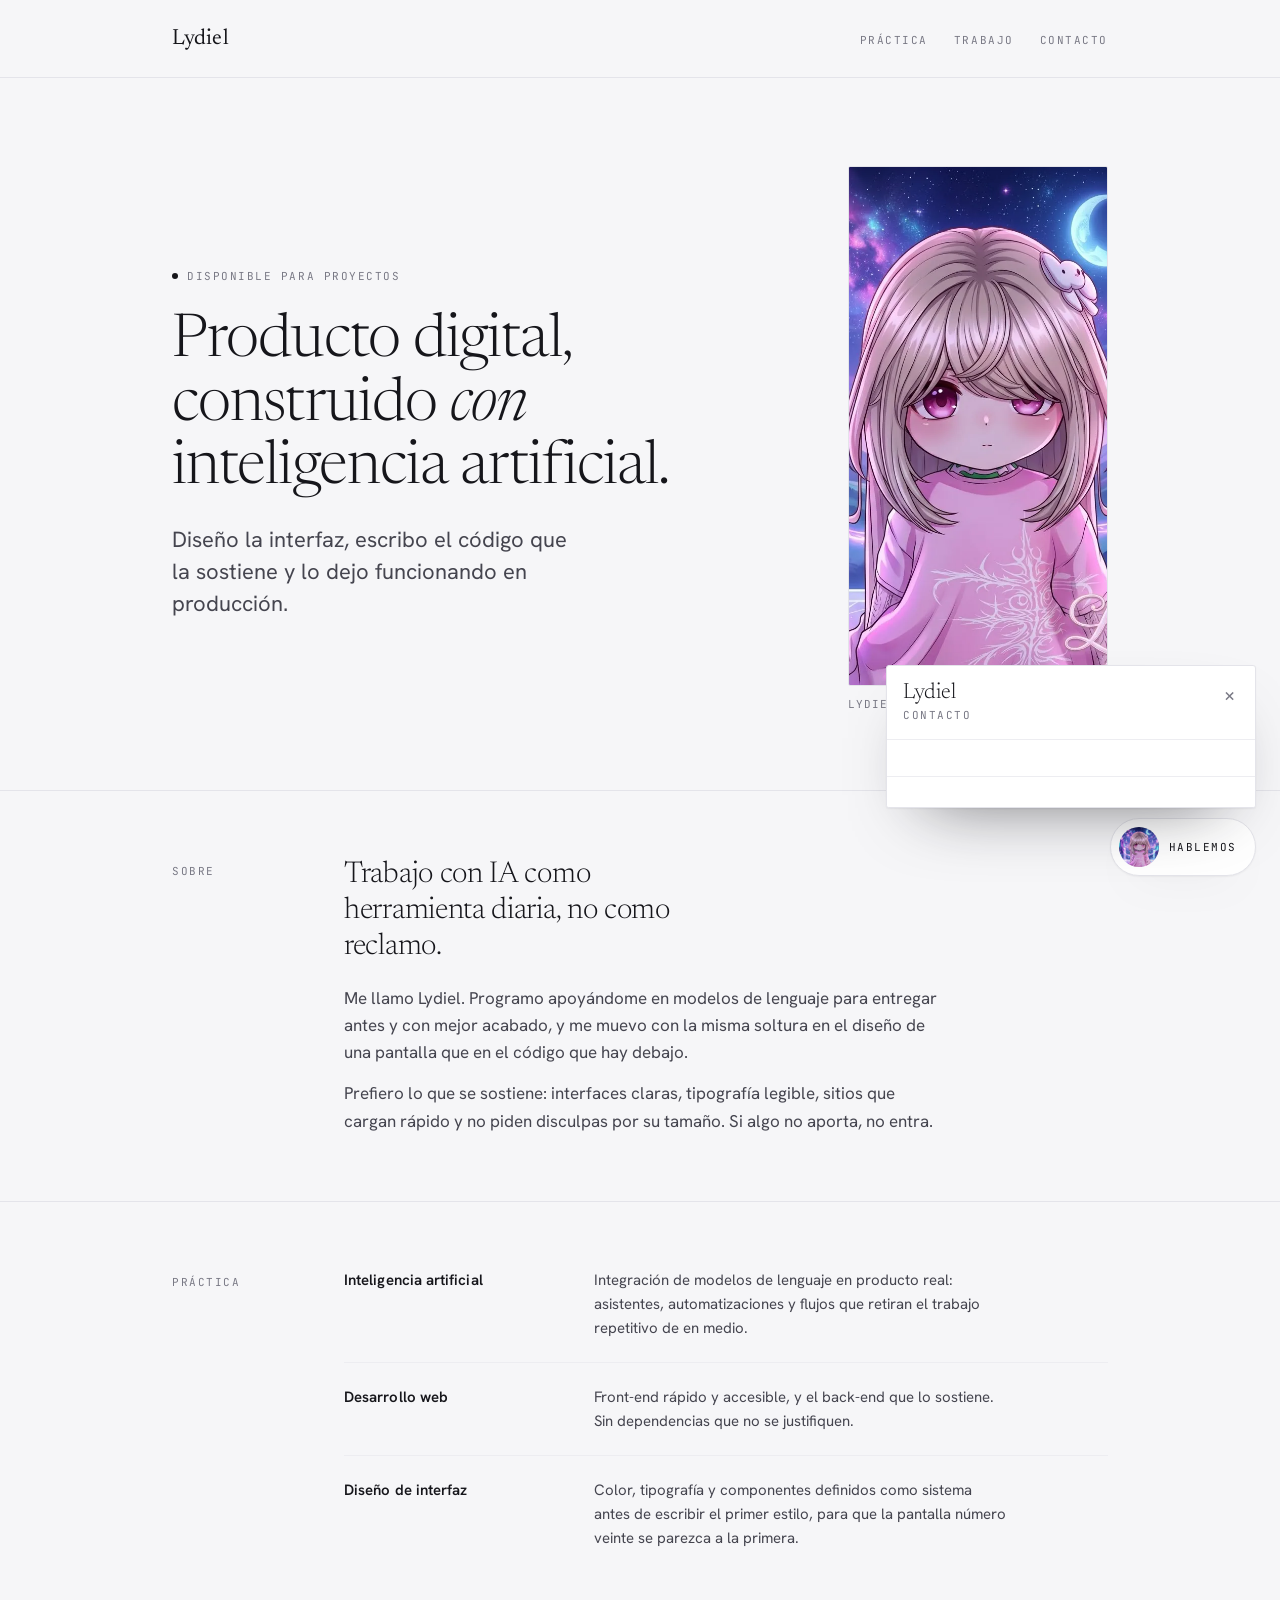
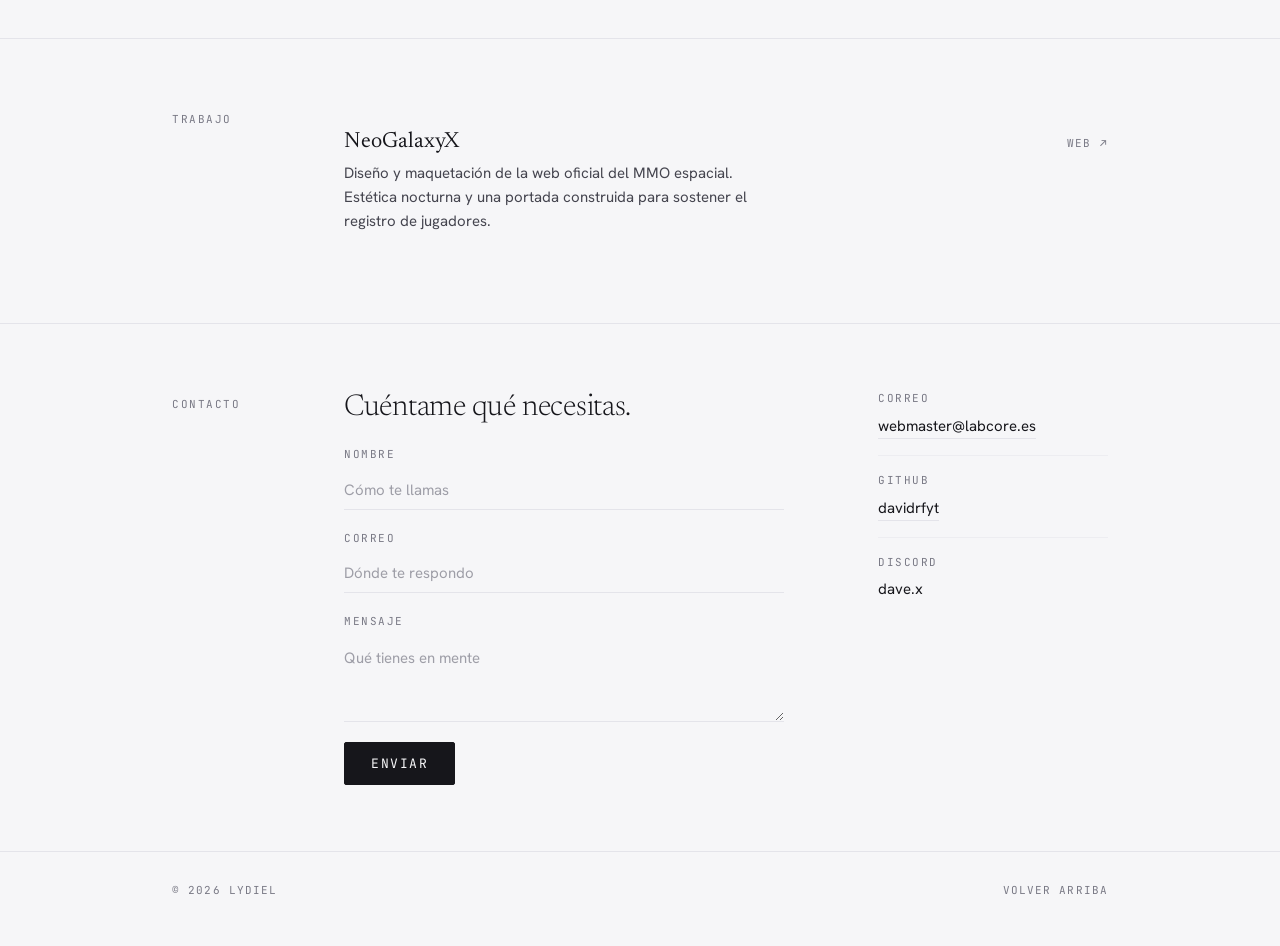
<file: index.html>
<!doctype html>
<html lang="es">
<head>
<meta charset="utf-8">
<meta name="viewport" content="width=device-width, initial-scale=1">
<title>Lydiel</title>
<meta name="description" content="Lydiel. Desarrollo de producto digital con inteligencia artificial: interfaz, código y puesta en producción.">
<meta name="color-scheme" content="light dark">

<meta property="og:type" content="website">
<meta property="og:title" content="Lydiel">
<meta property="og:description" content="Desarrollo de producto digital con inteligencia artificial.">
<meta property="og:url" content="https://lydiel.online/">
<meta property="og:image" content="https://lydiel.online/lydiel.jpg">
<meta name="twitter:card" content="summary">

<link rel="icon" href="lydiel.jpg">
<link rel="preconnect" href="https://fonts.googleapis.com">
<link rel="preconnect" href="https://fonts.gstatic.com" crossorigin>
<link rel="stylesheet" href="https://fonts.googleapis.com/css2?family=Newsreader:ital,opsz,wght@0,6..72,300;0,6..72,400;1,6..72,300&family=Hanken+Grotesk:wght@400;500;600&family=JetBrains+Mono:wght@400;500&display=swap">
<link rel="stylesheet" href="style.css?v=6">
</head>
<body>

<header class="top">
  <div class="shell">
    <a class="wordmark" href="/">Lydiel</a>
    <nav>
      <a href="#practica">Práctica</a>
      <a href="#trabajo">Trabajo</a>
      <a href="#contacto">Contacto</a>
    </nav>
  </div>
</header>

<main>

  <section class="hero">
    <div class="shell">
      <div class="row">
        <div class="rise">
          <span class="status">Disponible para proyectos</span>
          <h1>Producto digital, construido <em>con</em> inteligencia artificial.</h1>
          <p class="stand">Diseño la interfaz, escribo el código que la sostiene y lo dejo funcionando en producción.</p>
        </div>
        <figure class="portrait-wrap rise" style="margin:0">
          <picture>
            <source srcset="lydiel.webp" type="image/webp">
            <img class="portrait" src="lydiel.jpg" alt="Ilustración del avatar de Lydiel" width="520" height="520" decoding="async">
          </picture>
          <figcaption class="portrait-cap">Lydiel</figcaption>
        </figure>
      </div>
    </div>
  </section>

  <section class="band" id="sobre">
    <div class="shell">
      <div class="row">
        <div class="rail">Sobre</div>
        <div>
          <h2>Trabajo con IA como herramienta diaria, no como reclamo.</h2>
          <p class="prose">Me llamo Lydiel. Programo apoyándome en modelos de lenguaje para entregar antes y con mejor acabado, y me muevo con la misma soltura en el diseño de una pantalla que en el código que hay debajo.</p>
          <p class="prose">Prefiero lo que se sostiene: interfaces claras, tipografía legible, sitios que cargan rápido y no piden disculpas por su tamaño. Si algo no aporta, no entra.</p>
        </div>
      </div>
    </div>
  </section>

  <section class="band" id="practica">
    <div class="shell">
      <div class="row">
        <div class="rail">Práctica</div>
        <dl class="deflist">
          <div>
            <dt>Inteligencia artificial</dt>
            <dd>Integración de modelos de lenguaje en producto real: asistentes, automatizaciones y flujos que retiran el trabajo repetitivo de en medio.</dd>
          </div>
          <div>
            <dt>Desarrollo web</dt>
            <dd>Front-end rápido y accesible, y el back-end que lo sostiene. Sin dependencias que no se justifiquen.</dd>
          </div>
          <div>
            <dt>Diseño de interfaz</dt>
            <dd>Color, tipografía y componentes definidos como sistema antes de escribir el primer estilo, para que la pantalla número veinte se parezca a la primera.</dd>
          </div>
        </dl>
      </div>
    </div>
  </section>

  <section class="band" id="trabajo">
    <div class="shell">
      <div class="row">
        <div class="rail">Trabajo</div>
        <ul class="work">
          <li>
            <a href="https://neogalaxyx.com" target="_blank" rel="noopener">
              <div>
                <h3 class="name">NeoGalaxyX</h3>
                <p class="desc">Diseño y maquetación de la web oficial del MMO espacial. Estética nocturna y una portada construida para sostener el registro de jugadores.</p>
              </div>
              <span class="meta">Web<span class="arrow">&#8599;</span></span>
            </a>
          </li>
        </ul>
      </div>
    </div>
  </section>

  <section class="band" id="contacto">
    <div class="shell">
      <div class="row">
        <div class="rail">Contacto</div>
        <div class="contact-grid">
          <div>
            <h2>Cuéntame qué necesitas.</h2>
            <form action="https://formsubmit.co/webmaster@labcore.es" method="POST">
              <input type="hidden" name="_subject" value="Nuevo mensaje desde lydiel.online">
              <input type="hidden" name="_captcha" value="false">
              <input type="hidden" name="_template" value="table">
              <input type="hidden" name="_next" value="https://lydiel.online/gracias.html">
              <div class="field">
                <label for="nombre">Nombre</label>
                <input id="nombre" name="nombre" type="text" required autocomplete="name" placeholder="Cómo te llamas">
              </div>
              <div class="field">
                <label for="email">Correo</label>
                <input id="email" name="email" type="email" required autocomplete="email" placeholder="Dónde te respondo">
              </div>
              <div class="field">
                <label for="mensaje">Mensaje</label>
                <textarea id="mensaje" name="mensaje" required placeholder="Qué tienes en mente"></textarea>
              </div>
              <button type="submit">Enviar</button>
            </form>
          </div>
          <ul class="direct">
            <li>
              <span class="k">Correo</span>
              <a class="v" href="mailto:webmaster@labcore.es">webmaster@labcore.es</a>
            </li>
            <li>
              <span class="k">GitHub</span>
              <a class="v" href="https://github.com/davidrfyt" target="_blank" rel="noopener">davidrfyt</a>
            </li>
            <li>
              <span class="k">Discord</span>
              <span class="v" style="border-bottom-color:transparent">dave.x</span>
            </li>
          </ul>
        </div>
      </div>
    </div>
  </section>

</main>

<footer>
  <div class="shell">
    <span>&copy; 2026 Lydiel</span>
    <span><a href="#">Volver arriba</a></span>
  </div>
</footer>

<script src="chat.js?v=1"></script>

</body>
</html>
</file>
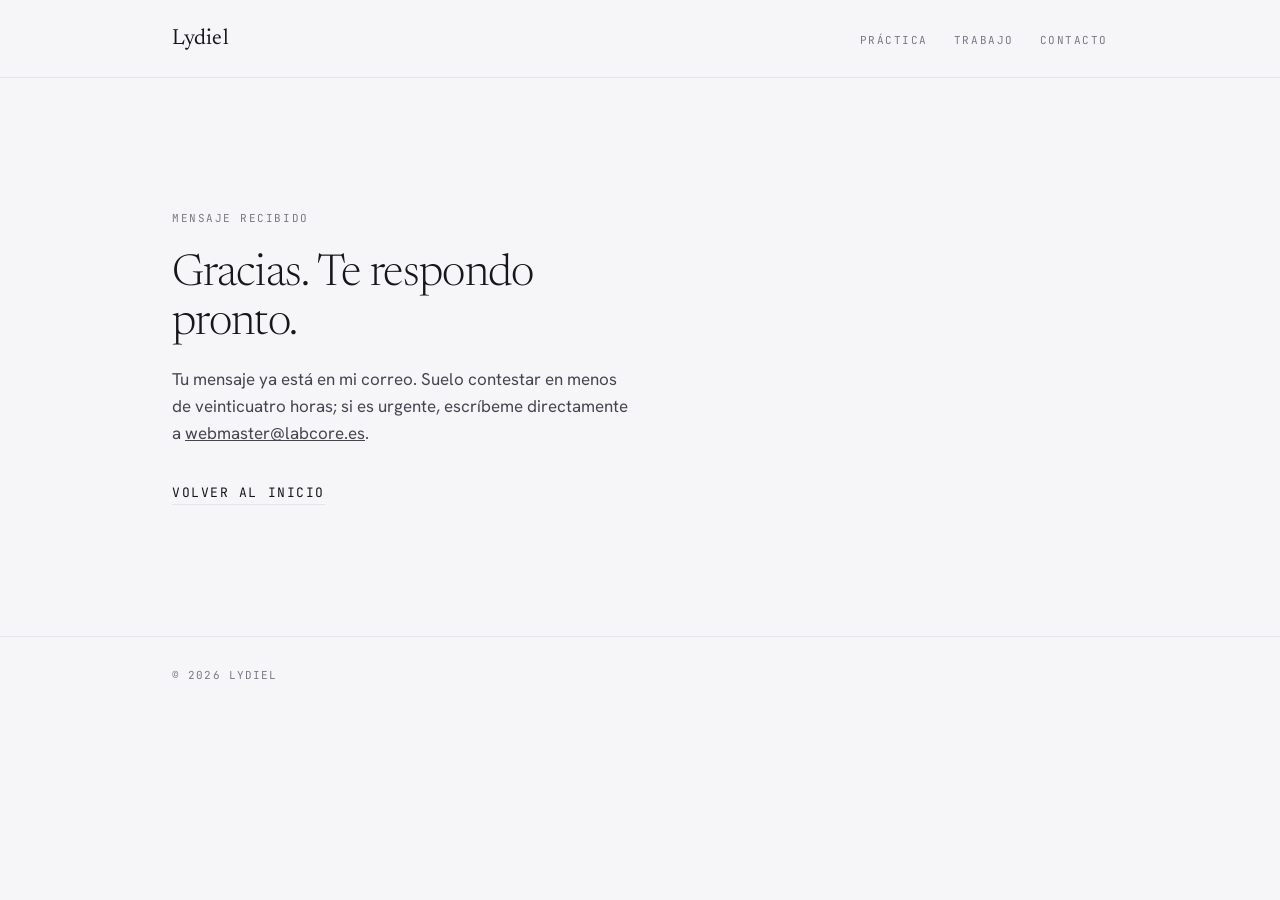
<file: gracias.html>
<!doctype html>
<html lang="es">
<head>
<meta charset="utf-8">
<meta name="viewport" content="width=device-width, initial-scale=1">
<title>Mensaje enviado — Lydiel</title>
<meta name="robots" content="noindex">
<meta name="color-scheme" content="light dark">
<link rel="icon" href="lydiel.jpg">
<link rel="preconnect" href="https://fonts.googleapis.com">
<link rel="preconnect" href="https://fonts.gstatic.com" crossorigin>
<link rel="stylesheet" href="https://fonts.googleapis.com/css2?family=Newsreader:ital,opsz,wght@0,6..72,300;0,6..72,400&family=Hanken+Grotesk:wght@400;500;600&family=JetBrains+Mono:wght@400;500&display=swap">
<link rel="stylesheet" href="style.css?v=5">
<style>
  .thanks{min-height:62vh;display:grid;align-content:center;padding:80px 0}
  .thanks h1{font-family:var(--display);font-weight:300;font-size:var(--f-2xl);line-height:1.1;letter-spacing:-.015em;margin:0 0 18px;max-width:16ch}
  .thanks p{color:var(--ink-2);max-width:46ch;margin:0 0 30px}
  .back{font-family:var(--mono);font-size:var(--f-xs);letter-spacing:.12em;text-transform:uppercase;text-decoration:none;border-bottom:1px solid var(--line);padding-bottom:3px}
  .back:hover{border-bottom-color:var(--ink)}
</style>
</head>
<body>

<header class="top">
  <div class="shell">
    <a class="wordmark" href="/">Lydiel</a>
    <nav>
      <a href="/#practica">Práctica</a>
      <a href="/#trabajo">Trabajo</a>
      <a href="/#contacto">Contacto</a>
    </nav>
  </div>
</header>

<main class="shell">
  <div class="thanks rise">
    <span class="status" style="display:inline-flex;align-items:center;gap:9px;margin-bottom:24px;font-family:var(--mono);font-size:var(--f-micro);letter-spacing:.14em;text-transform:uppercase;color:var(--muted)">Mensaje recibido</span>
    <h1>Gracias. Te respondo pronto.</h1>
    <p>Tu mensaje ya está en mi correo. Suelo contestar en menos de veinticuatro horas; si es urgente, escríbeme directamente a <a href="mailto:webmaster@labcore.es" style="color:inherit">webmaster@labcore.es</a>.</p>
    <span><a class="back" href="/">Volver al inicio</a></span>
  </div>
</main>

<footer>
  <div class="shell">
    <span>&copy; 2026 Lydiel</span>
  </div>
</footer>

</body>
</html>
</file>
<file: style.css>
/* =========================================================
   lydiel.online
   Neutros con sesgo violeta. El avatar es el unico color.
   ========================================================= */

:root{
  --paper:#F6F6F8;
  --surface:#FFFFFF;
  --ink:#16161B;
  --ink-2:#45454F;
  --muted:#797985;
  --line:#E4E4EA;
  --line-soft:#EDEDF1;
  --field:#FFFFFF;

  --display:"Newsreader",Georgia,"Times New Roman",serif;
  --body:"Hanken Grotesk","Helvetica Neue",Arial,sans-serif;
  --mono:"JetBrains Mono",ui-monospace,"Courier New",monospace;

  --f-micro:.6875rem;
  --f-xs:.8125rem;
  --f-sm:.9375rem;
  --f-base:1.0625rem;
  --f-lg:1.375rem;
  --f-xl:1.875rem;
  --f-2xl:2.75rem;
  --f-3xl:3.75rem;

  --rail:132px;
  --gap:40px;
  --edge:32px;
}

@media (prefers-color-scheme:dark){
  :root:not([data-theme="light"]){
    --paper:#0E0E12;
    --surface:#15151A;
    --ink:#E9E9EF;
    --ink-2:#B4B4C0;
    --muted:#85858F;
    --line:#24242C;
    --line-soft:#1D1D24;
    --field:#15151A;
  }
}
:root[data-theme="dark"]{
  --paper:#0E0E12; --surface:#15151A; --ink:#E9E9EF; --ink-2:#B4B4C0;
  --muted:#85858F; --line:#24242C; --line-soft:#1D1D24; --field:#15151A;
}

*{box-sizing:border-box}

html{-webkit-text-size-adjust:100%}

body{
  margin:0;
  background:var(--paper);
  color:var(--ink);
  font-family:var(--body);
  font-size:var(--f-base);
  line-height:1.6;
  -webkit-font-smoothing:antialiased;
  -moz-osx-font-smoothing:grayscale;
}

a{color:inherit}

::selection{background:var(--ink);color:var(--paper)}

:focus-visible{outline:1.5px solid var(--ink);outline-offset:3px}

/* ---------- estructura ---------- */

.shell{max-width:1000px;margin:0 auto;padding:0 var(--edge)}

.row{
  display:grid;
  grid-template-columns:var(--rail) minmax(0,1fr);
  gap:var(--gap);
  align-items:start;
}

.rail{
  font-family:var(--mono);
  font-size:var(--f-micro);
  letter-spacing:.14em;
  text-transform:uppercase;
  color:var(--muted);
  padding-top:.55em;
}

/* ---------- cabecera ---------- */

.top{
  border-bottom:1px solid var(--line);
  position:sticky;
  top:0;
  background:var(--paper);
  z-index:10;
}
.top .shell{
  display:flex;
  align-items:baseline;
  justify-content:space-between;
  gap:24px;
  padding-top:22px;
  padding-bottom:20px;
}
.wordmark{
  font-family:var(--display);
  font-size:var(--f-lg);
  font-weight:400;
  letter-spacing:.005em;
  text-decoration:none;
}
.top nav{
  display:flex;
  gap:26px;
  font-family:var(--mono);
  font-size:var(--f-micro);
  letter-spacing:.14em;
  text-transform:uppercase;
}
.top nav a{
  color:var(--muted);
  text-decoration:none;
  padding-bottom:3px;
  border-bottom:1px solid transparent;
  transition:color .18s,border-color .18s;
}
.top nav a:hover{color:var(--ink);border-bottom-color:var(--ink)}

/* ---------- portada ---------- */

.hero{padding:88px 0 76px;border-bottom:1px solid var(--line)}
.hero .row{align-items:center;gap:56px;grid-template-columns:minmax(0,1fr) 260px}

.hero h1{
  font-family:var(--display);
  font-weight:300;
  font-size:var(--f-3xl);
  line-height:1.06;
  letter-spacing:-.015em;
  margin:0 0 22px;
  text-wrap:balance;
  max-width:15ch;
}
.hero h1 em{font-style:italic;font-weight:300}

.hero .stand{
  font-size:var(--f-lg);
  line-height:1.45;
  color:var(--ink-2);
  margin:0;
  max-width:34ch;
  font-weight:400;
}

.hero .status{
  display:inline-flex;
  align-items:center;
  gap:9px;
  margin-bottom:26px;
  font-family:var(--mono);
  font-size:var(--f-micro);
  letter-spacing:.14em;
  text-transform:uppercase;
  color:var(--muted);
}
.hero .status::before{
  content:"";
  width:6px;height:6px;border-radius:50%;
  background:var(--ink);
  flex:0 0 auto;
}

/* el avatar: unica pieza de color de la pagina */
.portrait{
  width:100%;
  aspect-ratio:1;
  display:block;
  border:1px solid var(--line);
  border-radius:2px;
  object-fit:cover;
  background:var(--surface);
}
.portrait-wrap{position:relative}
.portrait-cap{
  display:block;
  margin-top:10px;
  font-family:var(--mono);
  font-size:var(--f-micro);
  letter-spacing:.1em;
  text-transform:uppercase;
  color:var(--muted);
}

/* ---------- secciones ---------- */

section.band{padding:66px 0;border-bottom:1px solid var(--line)}
section.band:last-of-type{border-bottom:0}

.band h2{
  font-family:var(--display);
  font-weight:300;
  font-size:var(--f-xl);
  line-height:1.2;
  letter-spacing:-.01em;
  margin:0 0 20px;
  max-width:22ch;
}

.prose{max-width:60ch;color:var(--ink-2);margin:0}
.prose + .prose{margin-top:14px}
.prose strong{color:var(--ink);font-weight:600}

/* lista de definiciones: etiqueta + descripcion */
.deflist{margin:0;padding:0}
.deflist > div{
  display:grid;
  grid-template-columns:210px minmax(0,1fr);
  gap:var(--gap);
  padding:22px 0;
  border-top:1px solid var(--line-soft);
}
.deflist > div:first-child{border-top:0;padding-top:0}
.deflist dt{
  font-family:var(--body);
  font-weight:600;
  font-size:var(--f-sm);
  letter-spacing:.005em;
  margin:0;
}
.deflist dd{margin:0;color:var(--ink-2);font-size:var(--f-sm);max-width:52ch}

/* ---------- trabajo ---------- */

.work{margin:0;padding:0;list-style:none}
.work li{border-top:1px solid var(--line-soft)}
.work li:first-child{border-top:0}

.work a{
  display:grid;
  grid-template-columns:minmax(0,1fr) auto;
  gap:24px;
  align-items:baseline;
  padding:24px 0;
  text-decoration:none;
  transition:opacity .18s;
}
.work a:hover{opacity:.62}
.work .name{
  font-family:var(--display);
  font-size:var(--f-lg);
  font-weight:400;
  line-height:1.25;
  margin:0 0 5px;
}
.work .desc{color:var(--ink-2);font-size:var(--f-sm);margin:0;max-width:54ch}
.work .meta{
  font-family:var(--mono);
  font-size:var(--f-micro);
  letter-spacing:.12em;
  text-transform:uppercase;
  color:var(--muted);
  white-space:nowrap;
  padding-top:6px;
}
.work .meta .arrow{margin-left:8px}

/* ---------- contacto ---------- */

.contact-grid{
  display:grid;
  grid-template-columns:minmax(0,1fr) 230px;
  gap:56px;
  align-items:start;
}

form{display:flex;flex-direction:column;gap:20px;max-width:44ch}

.field{display:flex;flex-direction:column;gap:7px}
.field label{
  font-family:var(--mono);
  font-size:var(--f-micro);
  letter-spacing:.14em;
  text-transform:uppercase;
  color:var(--muted);
}
.field input,
.field textarea{
  font-family:var(--body);
  font-size:var(--f-sm);
  color:var(--ink);
  background:transparent;
  border:0;
  border-bottom:1px solid var(--line);
  padding:9px 0;
  transition:border-color .18s;
  border-radius:0;
}
.field textarea{resize:vertical;min-height:84px;line-height:1.55}
.field input:focus,
.field textarea:focus{outline:0;border-bottom-color:var(--ink)}
.field input::placeholder,
.field textarea::placeholder{color:var(--muted);opacity:.7}

button[type=submit]{
  align-self:flex-start;
  font-family:var(--mono);
  font-size:var(--f-xs);
  letter-spacing:.12em;
  text-transform:uppercase;
  color:var(--paper);
  background:var(--ink);
  border:1px solid var(--ink);
  border-radius:2px;
  padding:12px 26px;
  cursor:pointer;
  transition:opacity .18s;
}
button[type=submit]:hover{opacity:.82}

.direct{margin:0;padding:0;list-style:none;display:flex;flex-direction:column;gap:16px}
.direct li{border-top:1px solid var(--line-soft);padding-top:16px}
.direct li:first-child{border-top:0;padding-top:0}
.direct .k{
  display:block;
  font-family:var(--mono);
  font-size:var(--f-micro);
  letter-spacing:.14em;
  text-transform:uppercase;
  color:var(--muted);
  margin-bottom:4px;
}
.direct .v{font-size:var(--f-sm);text-decoration:none;border-bottom:1px solid var(--line);padding-bottom:2px;transition:border-color .18s}
.direct .v:hover{border-bottom-color:var(--ink)}

/* ---------- pie ---------- */

footer{border-top:1px solid var(--line);padding:30px 0 46px}
footer .shell{
  display:flex;
  justify-content:space-between;
  gap:20px;
  flex-wrap:wrap;
  font-family:var(--mono);
  font-size:var(--f-micro);
  letter-spacing:.1em;
  text-transform:uppercase;
  color:var(--muted);
}
footer a{text-decoration:none;border-bottom:1px solid transparent}
footer a:hover{border-bottom-color:var(--muted)}

/* ---------- entrada ---------- */

@media (prefers-reduced-motion:no-preference){
  .rise{animation:rise .7s cubic-bezier(.2,.7,.2,1) both}
  .rise:nth-child(2){animation-delay:.06s}
  @keyframes rise{
    from{opacity:0;transform:translateY(10px)}
    to{opacity:1;transform:none}
  }
}

/* ---------- adaptable ---------- */

@media (max-width:860px){
  :root{--rail:100px;--gap:26px;--edge:24px}
  .hero{padding:56px 0 48px}
  .hero .row{grid-template-columns:minmax(0,1fr);gap:38px}
  .hero .portrait-wrap{order:-1;max-width:190px}
  .hero h1{font-size:var(--f-2xl);max-width:18ch}
  .contact-grid{grid-template-columns:minmax(0,1fr);gap:40px}
  .deflist > div{grid-template-columns:minmax(0,1fr);gap:6px}
}

@media (max-width:620px){
  :root{--edge:20px}
  .row{grid-template-columns:minmax(0,1fr);gap:14px}
  .rail{padding-top:0}
  section.band{padding:48px 0}
  .hero h1{font-size:2.25rem}
  .hero .stand{font-size:var(--f-base)}
  .top nav{gap:18px}
  .work a{grid-template-columns:minmax(0,1fr);gap:10px}
  .work .meta{padding-top:0}
}

/* =========================================================
   Conversacion de contacto
   Mismos tokens que el resto: el avatar sigue siendo el unico color.
   ========================================================= */

.chat-launch{
  position:fixed;
  right:24px;
  bottom:24px;
  z-index:40;
  display:flex;
  align-items:center;
  gap:10px;
  padding:8px 18px 8px 8px;
  background:var(--surface);
  border:1px solid var(--line);
  border-radius:999px;
  cursor:pointer;
  box-shadow:0 1px 2px rgba(22,22,27,.05), 0 18px 40px -28px rgba(22,22,27,.55);
  transition:transform .18s, border-color .18s;
}
.chat-launch:hover{transform:translateY(-2px);border-color:var(--ink)}
.chat-launch img{
  width:40px;height:40px;
  border-radius:999px;
  object-fit:cover;
  display:block;
}
.chat-launch-txt{
  font-family:var(--mono);
  font-size:var(--f-micro);
  letter-spacing:.14em;
  text-transform:uppercase;
  color:var(--ink);
}
.chat-launch.open .chat-launch-txt{color:var(--muted)}

.chat-panel{
  position:fixed;
  right:24px;
  bottom:92px;
  z-index:41;
  width:min(370px, calc(100vw - 32px));
  max-height:min(560px, calc(100vh - 130px));
  display:flex;
  flex-direction:column;
  background:var(--surface);
  border:1px solid var(--line);
  border-radius:3px;
  box-shadow:0 1px 2px rgba(22,22,27,.06), 0 30px 70px -40px rgba(22,22,27,.7);
  overflow:hidden;
}
.chat-head{
  display:flex;
  align-items:flex-start;
  justify-content:space-between;
  gap:12px;
  padding:16px 16px 14px;
  border-bottom:1px solid var(--line-soft);
}
.chat-who{display:flex;flex-direction:column;gap:3px}
.chat-name{font-family:var(--display);font-size:var(--f-lg);font-weight:300;line-height:1}
.chat-rail{
  font-family:var(--mono);
  font-size:var(--f-micro);
  letter-spacing:.14em;
  text-transform:uppercase;
  color:var(--muted);
}
.chat-x{
  font-family:var(--body);
  font-size:1.25rem;
  line-height:1;
  color:var(--muted);
  background:none;
  border:0;
  padding:2px 4px;
  cursor:pointer;
  transition:color .18s;
}
.chat-x:hover{color:var(--ink)}

.chat-thread{
  flex:1;
  overflow-y:auto;
  padding:18px 16px;
  display:flex;
  flex-direction:column;
  gap:10px;
}
.chat-msg{
  margin:0;
  max-width:88%;
  font-size:var(--f-sm);
  line-height:1.55;
  padding:10px 13px;
  border-radius:3px;
  white-space:pre-wrap;
  overflow-wrap:anywhere;
}
.chat-msg.theirs{
  align-self:flex-start;
  color:var(--ink);
  background:var(--paper);
  border:1px solid var(--line-soft);
}
.chat-msg.mine{
  align-self:flex-end;
  color:var(--paper);
  background:var(--ink);
  border:1px solid var(--ink);
}

.chat-foot{
  border-top:1px solid var(--line-soft);
  padding:14px 16px 16px;
  background:var(--surface);
}
.chat-chips{display:flex;flex-wrap:wrap;gap:8px}
.chat-chip{
  font-family:var(--body);
  font-size:var(--f-xs);
  color:var(--ink);
  background:transparent;
  border:1px solid var(--line);
  border-radius:999px;
  padding:8px 14px;
  cursor:pointer;
  transition:border-color .18s, background .18s;
}
.chat-chip:hover{border-color:var(--ink);background:var(--paper)}

.chat-form{display:flex;flex-direction:column;gap:7px}
.chat-label{
  font-family:var(--mono);
  font-size:var(--f-micro);
  letter-spacing:.14em;
  text-transform:uppercase;
  color:var(--muted);
}
.chat-input{
  font-family:var(--body);
  font-size:var(--f-sm);
  color:var(--ink);
  background:transparent;
  border:0;
  border-bottom:1px solid var(--line);
  border-radius:0;
  padding:8px 0;
  transition:border-color .18s;
}
textarea.chat-input{resize:vertical;min-height:62px;line-height:1.55}
.chat-input:focus{outline:0;border-bottom-color:var(--ink)}
.chat-input::placeholder{color:var(--muted);opacity:.7}

.chat-send{
  align-self:flex-start;
  margin-top:4px;
  font-family:var(--mono);
  font-size:var(--f-micro);
  letter-spacing:.12em;
  text-transform:uppercase;
  text-decoration:none;
  color:var(--paper);
  background:var(--ink);
  border:1px solid var(--ink);
  border-radius:2px;
  padding:10px 20px;
  cursor:pointer;
  transition:opacity .18s;
}
.chat-send:hover{opacity:.82}
.chat-warn{
  margin:8px 0 0;
  font-size:var(--f-xs);
  color:var(--ink-2);
}

@media (max-width:620px){
  .chat-launch{right:16px;bottom:16px;padding:6px 14px 6px 6px}
  .chat-launch img{width:34px;height:34px}
  .chat-panel{right:16px;left:16px;bottom:78px;width:auto;max-height:calc(100vh - 110px)}
}

@media (prefers-reduced-motion:reduce){
  .chat-launch,.chat-chip,.chat-send,.chat-input,.chat-x{transition:none}
  .chat-launch:hover{transform:none}
}
</file>
